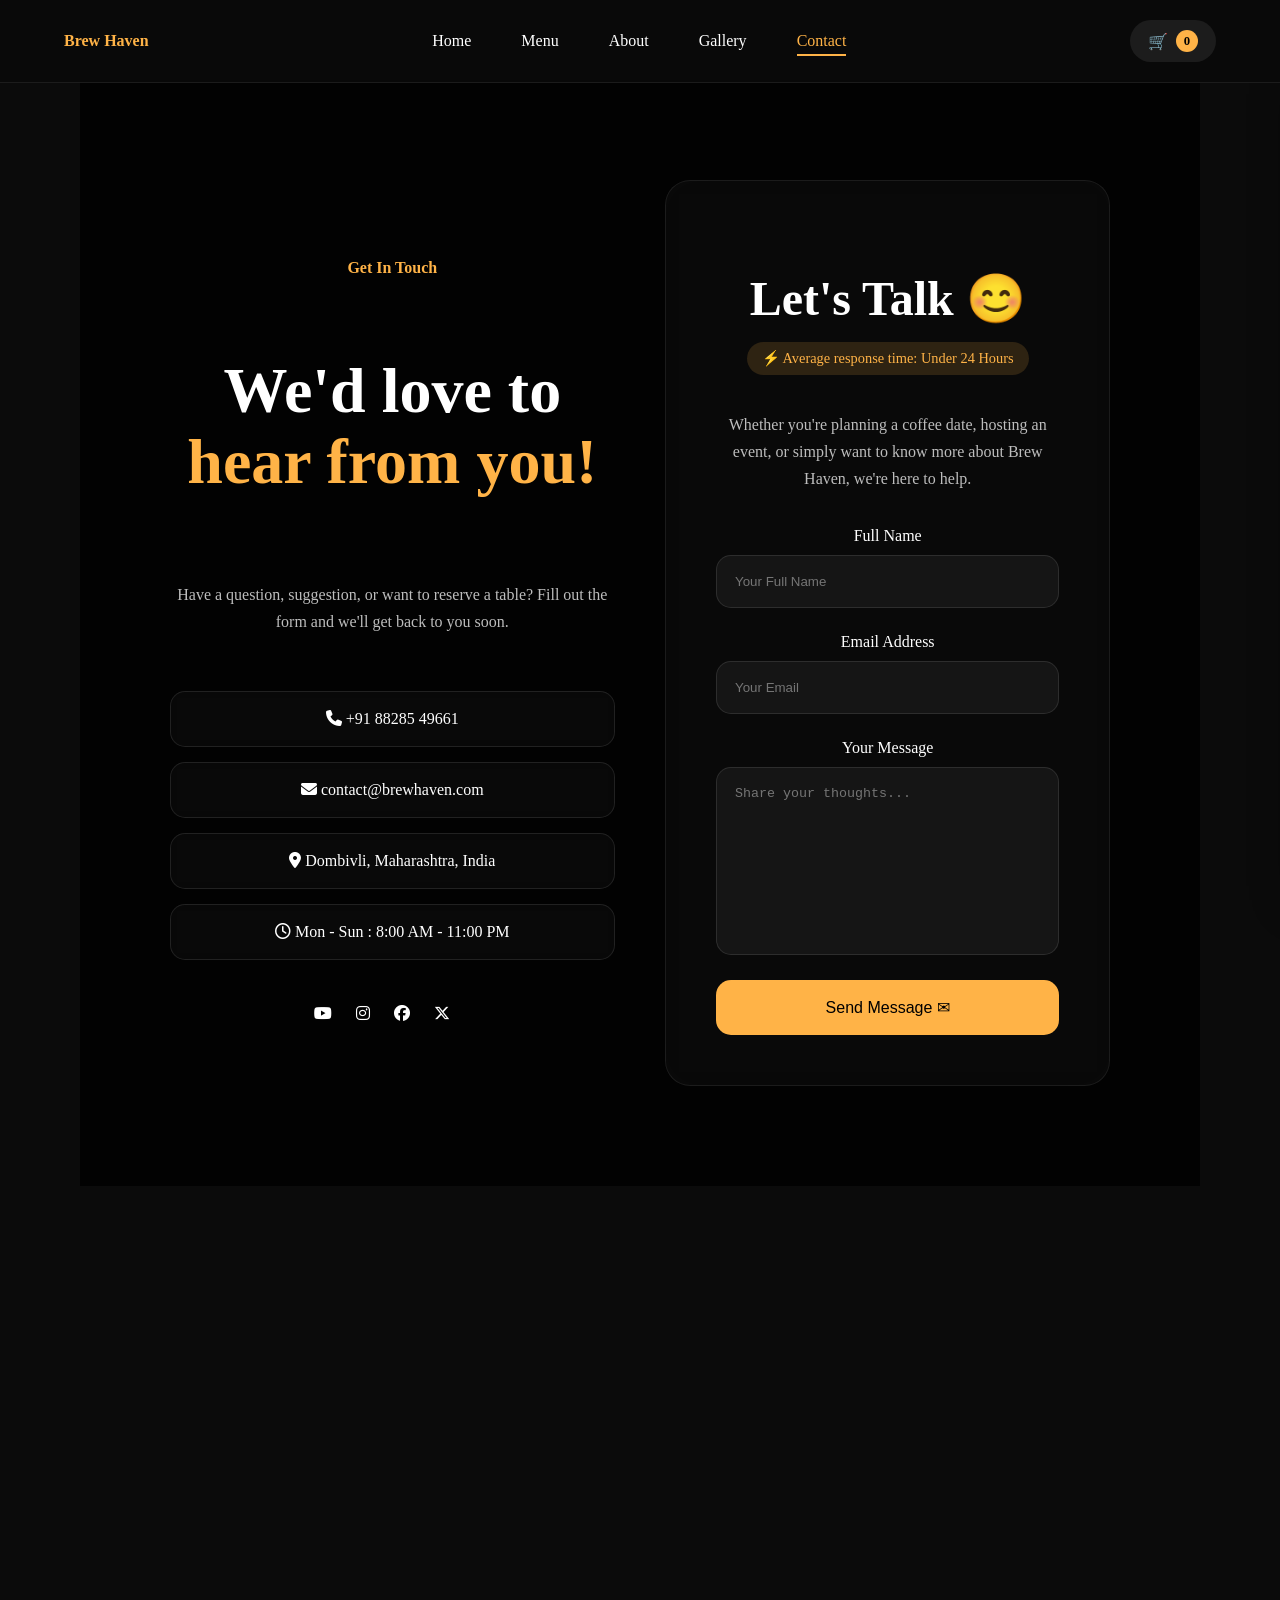
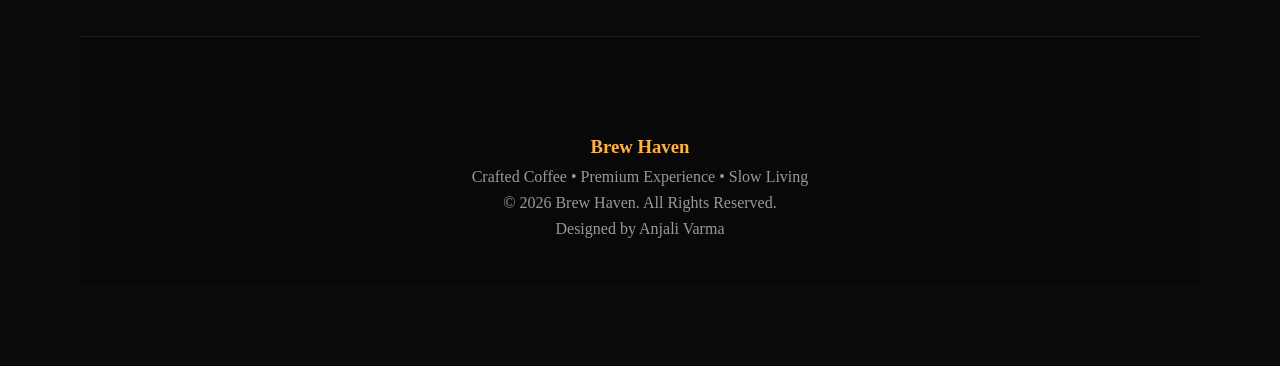
<file: contact.html>
<!DOCTYPE html>
<html>

<head>
  <title>Contact</title>

  <link rel="stylesheet" href="style.css">
  <script defer src="script.js"></script>
  <link rel="stylesheet" href="https://cdnjs.cloudflare.com/ajax/libs/font-awesome/6.5.1/css/all.min.css">
</head>

<body>

  <header class="nav">

    <div class="logo">
      Brew Haven
    </div>

    <nav id="navMenu">

      <a href="index.html">Home</a>
      <a href="menu.html">Menu</a>
      <a href="about.html">About</a>
      <a href="gallery.html">Gallery</a>
      <a href="contact.html">Contact</a>

    </nav>

    <div class="nav-right">

      <div class="cart-btn" onclick="toggleCart()">

        🛒 <span id="cartCount">0</span>

      </div>

      <div class="menu-toggle" id="menuToggle">

        <span></span>
        <span></span>
        <span></span>

      </div>

    </div>

  </header>

  <section class="page">
    <section class="contact-section">

      <!-- LEFT SIDE -->
      <div class="contact-left">

        <p class="contact-tag">Get In Touch</p>

        <h1>
          We'd love to <br>
          <span>hear from you!</span>
        </h1>

        <p class="contact-desc">
          Have a question, suggestion, or want to reserve a table?
          Fill out the form and we'll get back to you soon.
        </p>

        <div class="contact-info">

          <div class="info-box">
            <i class="fa-solid fa-phone"></i>
            +91 88285 49661
          </div>

          <div class="info-box">
            <i class="fa-solid fa-envelope"></i>
            contact@brewhaven.com
          </div>

          <div class="info-box">
            <i class="fa-solid fa-location-dot"></i>
            Dombivli, Maharashtra, India
          </div>

          <div class="info-box">
            <i class="fa-regular fa-clock"></i>
            Mon - Sun : 8:00 AM - 11:00 PM
          </div>
        </div>

        <div class="socials">

          <a href="#">
            <i class="fa-brands fa-youtube"></i>
          </a>

          <a href="#">
            <i class="fa-brands fa-instagram"></i>
          </a>

          <a href="#">
            <i class="fa-brands fa-facebook"></i>
          </a>

          <a href="#">
            <i class="fa-brands fa-x-twitter"></i>
          </a>

        </div>
      </div>

      <!-- RIGHT SIDE -->
      <div class="contact-right">

        <h2>Let's Talk 😊</h2>
        <div class="response-time">
          ⚡ Average response time: Under 24 Hours
        </div>

        <p>
          Whether you're planning a coffee date,
          hosting an event, or simply want to know
          more about Brew Haven, we're here to help.
        </p>

        <form id="contactForm">

          <label>Full Name</label>
          <input type="text" placeholder="Your Full Name" required>

          <label>Email Address</label>
          <input type="email" placeholder="Your Email" required>

          <label>Your Message</label>
          <textarea placeholder="Share your thoughts..." required></textarea>

          <button type="submit">
            Send Message ✉
          </button>

        </form>

      </div>

    </section>

    <section class="map-section">

      <iframe src="https://www.google.com/maps/embed?pb=..." width="100%" height="450" style="border:0;"
        allowfullscreen="" loading="lazy">
      </iframe>

    </section>

    <footer class="footer">

      <h3>Brew Haven</h3>

      <p>
        Crafted Coffee • Premium Experience • Slow Living
      </p>

      <p>
        © 2026 Brew Haven. All Rights Reserved.
      </p>

      <p>
        Designed by Anjali Varma
      </p>

    </footer>

    <div class="success-toast" id="successToast">
      Message Sent Successfully 🚀
    </div>
    <button id="topBtn">

      <i class="fas fa-arrow-up"></i>

    </button>
    <div id="cartDrawer" class="cart-drawer">

      <div class="cart-header">

        <h3>Your Order</h3>

        <button class="close-cart" onclick="toggleCart()">
          &times;
        </button>

      </div>

      <div id="cartItems"></div>

      <h4>Total: ₹<span id="total">0</span></h4>

      <button class="checkout-btn" onclick="checkout()">
        Checkout
      </button>

    </div>

    <div id="cartOverlay" onclick="toggleCart()"></div>

</body>

</html>
</file>
<file: style.css>
html {

  scroll-behavior: smooth;

}

body {
  margin: 0;
  font-family: Poppins;
  background: #0b0b0b;
  color: white;
}

.nav {

  display: flex;

  justify-content: space-between;

  align-items: center;

  padding: 20px 5%;

  backdrop-filter: blur(15px);

  background: rgba(10, 10, 10, .75);

  border-bottom:
    1px solid rgba(255, 255, 255, .08);

  position: fixed;

  top: 0;

  left: 0;

  width: 100%;

  box-sizing: border-box;

  z-index: 10000;

  transition: .4s ease;

}

.nav-right {

  display: flex;

  align-items: center;

  gap: 15px;

}

.nav.scrolled {

  padding: 12px 6%;

}

.nav a {
  color: #ccc;
  margin: 0 10px;
  text-decoration: none;
}

nav a:hover {

  color: #ffb347;
}

header {

  position: fixed;

  width: 100%;

  backdrop-filter: blur(15px);

  background:
    rgba(0, 0, 0, .3);

  z-index: 1000;

  transition: .4s;
}

header.scrolled {

  padding: 12px 0;

  background:
    rgba(0, 0, 0, .85);

  backdrop-filter: blur(20px);
}

.featured-card:hover,
.testimonial-card:hover,
.gallery-item:hover {

  transform:
    translateY(-10px) scale(1.02);

  box-shadow:
    0 20px 40px rgba(255, 179, 71, .15);
}

.logo {
  color: #ffb347;
  font-weight: 700;
}

.hero {
  min-height: 100vh;

  padding-top: 100px;

  padding-bottom: 80px;
  display: flex;
  flex-direction: column;
  justify-content: center;
  align-items: center;
  text-align: center;
  background:
    linear-gradient(rgba(0, 0, 0, .45),
      rgba(0, 0, 0, .55)),
    url("https://images.unsplash.com/photo-1509042239860-f550ce710b93");
  background-size: cover;
  background-position: center;
}

.hero-content {
  transform: translateY(-30px);
}

.hero-stats {

  display: flex;

  justify-content: center;

  align-items: center;

  gap: 50px;

  margin-top: 40px;

  flex-wrap: wrap;
}

.hero-stats div {

  text-align: center;
}

.hero-stats h3 {

  color: #ffb347;

  font-size: 2rem;

  margin-bottom: 8px;
}

.hero-stats span {

  color: white;

  font-size: .95rem;
}

.hero-buttons {

  display: flex;

  justify-content: center;

  gap: 20px;

  margin-top: 30px;

  flex-wrap: wrap;
}

.btn-primary {

  background: #ffb347;

  color: black;

  padding: 15px 35px;

  border-radius: 50px;

  text-decoration: none;

  font-weight: 600;
}

.btn-secondary {

  border: 2px solid white;

  color: white;

  padding: 15px 35px;

  border-radius: 50px;

  text-decoration: none;
}

.btn-secondary:hover {

  background: white;

  color: black;
}

.hero h1 {
  font-size: 55px;
}

.hero-tag {

  color: #ffb347;

  letter-spacing: 4px;

  font-size: .9rem;

  font-weight: 600;

  display: block;

  margin-bottom: 20px;
}

.btn {
  background: #ffb347;
  padding: 12px 20px;
  border-radius: 20px;
  text-decoration: none;
  color: black;
}

.page {
  padding: 80px;
  text-align: center;
}

/*.grid {
  display: grid;
  grid-template-columns: repeat(auto-fit, minmax(200px, 1fr));
  gap: 20px;
  margin-top: 30px;
}*/

.grid {
  display: grid;

  grid-template-columns:
    repeat(auto-fit, minmax(320px, 1fr));

  gap: 30px;
}

.card {
  background: rgba(255, 255, 255, 0.05);
  padding: 20px;
  border-radius: 10px;
}

.img {
  width: 100%;
  height: 200px;
  object-fit: cover;
  border-radius: 10px;
}

.form {
  display: flex;
  flex-direction: column;
  gap: 10px;
  max-width: 400px;
  margin: auto;
}

input,
textarea {
  padding: 10px;
  border: none;
  border-radius: 8px;
}

.cart-btn {

  display: flex;

  align-items: center;

  justify-content: center;

  gap: 8px;

  padding: 10px 18px;

  border-radius: 50px;

  background:
    rgba(255, 255, 255, .08);

  cursor: pointer;

  transition: .3s;

}

.cart-drawer {

  position: fixed;

  top: 80px;

  height: calc(100vh - 80px);

  right: -450px;

  width: 420px;

  max-width: 100%;

  background:
    rgba(15, 15, 15, .95);

  backdrop-filter:
    blur(20px);

  transition:
    right .45s ease,
    box-shadow .45s ease;

  overflow-y: auto;

  box-shadow:
    -15px 0 40px rgba(0, 0, 0, .45);

}

.cart-drawer,
.wishlist-drawer {

  z-index: 9998;

}

.cart-drawer.open {

  right: 0;

}

.cart-drawer.active {
  right: 0;
}

.close-cart {

  width: 36px;

  height: 36px;

  border: none;

  border-radius: 50%;

  background:
    rgba(255, 255, 255, .08);

  color: white;

  cursor: pointer;

  font-size: 18px;

  transition: .3s;

}

.close-cart:hover {

  background: #ffb347;

  color: black;

  transform: rotate(90deg);

}

#cartCount {

  background: #ffb347;

  color: black;

  min-width: 22px;

  height: 22px;

  border-radius: 50%;

  display: flex;

  align-items: center;

  justify-content: center;

  font-size: .8rem;

  font-weight: 700;

}

.cart-item {

  border-bottom:
    1px solid rgba(255, 255, 255, .08);

  padding: 15px 0;

}

.qty-controls {

  display: flex;

  align-items: center;

  gap: 12px;

  margin: 10px 0;

}

.qty-controls button {

  width: 30px;

  height: 30px;

  border: none;

  border-radius: 50%;

  background: #ffb347;

  cursor: pointer;

  font-weight: 700;

}

.remove-btn {

  background: none;

  border: none;

  color: #ff6b6b;

  cursor: pointer;

  margin-top: 8px;

}

.menu-hero {

  height: 45vh;

  display: flex;
  flex-direction: column;
  justify-content: center;
  align-items: center;

  text-align: center;

  background:
    linear-gradient(rgba(0, 0, 0, .55),
      rgba(0, 0, 0, .55)),
    url("https://images.unsplash.com/photo-1509042239860-f550ce710b93") center/cover;
}

.menu-hero h1 {
  font-size: 4rem;
}

.menu-hero p {
  max-width: 700px;
  color: #ddd;
}

.menu-stats {

  display: flex;

  justify-content: center;

  gap: 30px;

  flex-wrap: wrap;

  padding: 80px 8%;
}

/* =========================
   MENU FILTER BAR
========================= */

.menu-categories {

  display: flex;

  justify-content: center;

  gap: 15px;

  flex-wrap: wrap;

  padding: 10px 0;

  margin: 15px 0;

}

.menu-tab {

  border: none;

  background:
    rgba(255, 255, 255, .05);

  color: white;

  padding: 12px 22px;

  border-radius: 50px;

  cursor: pointer;

  transition: .3s;

}

.menu-tab:hover {

  transform: translateY(-3px);

}

.menu-tab.active {

  background: #ffb347;

  color: black;

  font-weight: 700;

}

/* =========================
   MENU SEARCH
========================= */

.menu-search {

  position: relative;

  max-width: 500px;

  margin: auto;

  padding-bottom: 30px;

}

.menu-search input {

  width: 100%;

  max-width: 700px;

  padding: 18px 25px;

  border-radius: 60px;

  border: 1px solid rgba(255, 255, 255, .1);

  background: rgba(255, 255, 255, .05);

  color: white;

  font-size: 1rem;

  outline: none;

  backdrop-filter: blur(10px);

  transition: .3s;

}

.menu-search input:focus {

  border-color: #ffb347;

  box-shadow:
    0 0 25px rgba(255, 179, 71, .15);

}

#searchResultText {

  text-align: center;

  color: #bbb;

  margin-bottom: 25px;

  min-height: 24px;

}

/* =========================
   CARD META
========================= */

.card-meta {

  display: flex;

  justify-content: space-between;

  align-items: center;

  margin: 0 20px 12px;

  color: #ffb347;

  font-size: .9rem;

}

/* =========================
   FEATURED DRINK
========================= */

.featured-drink {

  display: grid;

  grid-template-columns: 1fr 1fr;

  gap: 50px;

  align-items: center;

  margin: 0 8% 70px;

  padding: 40px;

  margin-top: 50px;

  border-radius: 30px;

  background:
    linear-gradient(135deg,
      rgba(255, 179, 71, .08),
      rgba(255, 255, 255, .03));

  border:
    1px solid rgba(255, 255, 255, .08);

}


.featured-label {

  color: #ffb347;

  letter-spacing: 2px;

  font-size: .9rem;

}

.featured-drink h2 {

  font-size: 3rem;

  margin: 15px 0;

}

.featured-drink p {

  color: #bbb;

  line-height: 1.8;

  max-width: 500px;

}

.featured-drink button {

  margin-top: 25px;

  border: none;

  background: #ffb347;

  color: black;

  padding: 14px 30px;

  border-radius: 50px;

  cursor: pointer;

  font-weight: 700;

  transition: .3s;

}

.featured-drink button:hover {

  transform: translateY(-3px);

}

.featured-drink-image img {

  width: 100%;

  height: 350px;

  object-fit: cover;

  border-radius: 25px;

}

/* MOBILE */

@media (max-width:768px) {

  .featured-drink {

    grid-template-columns: 1fr;

    text-align: center;

  }

  .featured-drink p {

    margin: auto;

  }

}

.stat-card {

  min-width: 220px;

  text-align: center;

  padding: 35px;

  border-radius: 20px;

  background: rgba(255, 255, 255, .04);

  border: 1px solid rgba(255, 255, 255, .08);

  backdrop-filter: blur(15px);

  transition: .4s;
}

.stat-card:hover {

  transform: translateY(-8px);

  border-color: #ffb347;

  box-shadow:
    0 15px 35px rgba(255, 179, 71, .15);
}

.stat-card h3 {

  font-size: 2.5rem;

  color: #ffb347;

  margin-bottom: 10px;
}

.stat-card p {

  color: #ccc;
}

.menu-card {

  background: rgba(255, 255, 255, .04);

  border: 1px solid rgba(255, 255, 255, .08);

  border-radius: 20px;

  overflow: hidden;

  transition: .4s;

  position: relative;
}

.menu-card:hover {

  transform: translateY(-10px);

  box-shadow:
    0 25px 50px rgba(0, 0, 0, .4),
    0 0 25px rgba(255, 179, 71, .15);

}

.menu-card img {

  width: 100%;

  height: 220px;

  object-fit: cover;
  transition: transform .5s ease;
}

.menu-card:hover img {

  transform: scale(1.08);

}

.menu-card h3 {

  margin: 20px 20px 10px;
}

.menu-card p {

  color: #bbb;

  padding: 0 20px;

  min-height: 55px;
}

.menu-tab.active {

  background: #ffb347;

  color: black;

}

/* =========================
   WISHLIST
========================= */

.wishlist-btn {

  position: absolute;

  top: 15px;

  right: 15px;

  width: 42px;

  height: 42px;

  border-radius: 50%;

  background: rgba(0, 0, 0, .6);

  backdrop-filter: blur(10px);

  display: flex;

  align-items: center;

  justify-content: center;

  cursor: pointer;

  font-size: 1.3rem;

  z-index: 2;

  transition: .3s;

}

.wishlist-btn:hover {

  transform: scale(1.1);

}

/* =========================
   CATEGORY SHOWCASE
========================= */

.category-showcase {

  display: grid;

  grid-template-columns:
    repeat(auto-fit, minmax(250px, 1fr));

  gap: 25px;

  padding: 0 8% 80px;

}

.category-box {

  position: relative;

  overflow: hidden;

  border-radius: 25px;

  cursor: pointer;

  height: 280px;

  background: #111;

}

.category-box img {

  width: 100%;

  height: 100%;

  object-fit: cover;

  transition: .6s ease;

}

.category-box:hover img {

  transform: scale(1.12);

}

.category-content {

  position: absolute;

  inset: 0;

  display: flex;

  flex-direction: column;

  justify-content: flex-end;

  padding: 25px;

  background:
    linear-gradient(transparent,
      rgba(0, 0, 0, .8));

}

.category-content h3 {

  font-size: 1.5rem;

  margin-bottom: 8px;

}

.category-content p {

  color: #ddd;

}

.price-row {

  display: flex;

  justify-content: space-between;

  align-items: center;

  padding: 20px;
}

.price-row span {

  font-size: 1.2rem;

  color: #ffb347;

  font-weight: 600;
}

.price-row button {

  border: none;

  background: #ffb347;

  color: black;

  padding: 10px 18px;

  border-radius: 50px;

  cursor: pointer;

  font-weight: 600;

  transition: .3s;
}

.price-row button:hover {

  transform: scale(1.05);
}

.badge {

  position: absolute;

  top: 15px;

  left: 15px;

  background: #ffb347;

  color: black;

  font-size: .8rem;

  padding: 6px 12px;

  border-radius: 30px;

  font-weight: 600;
}

/* CONTACT PAGE */

.contact-section {
  min-height: 100vh;

  display: grid;
  grid-template-columns: 1fr 1fr;

  gap: 50px;

  padding: 100px 8%;

  background:
    linear-gradient(rgba(0, 0, 0, .85),
      rgba(0, 0, 0, .85)),
    url("https://images.unsplash.com/photo-1554118811-1e0d58224f24") center/cover;
}

/* LEFT */

.contact-left {
  display: flex;
  flex-direction: column;
  justify-content: center;
}

.contact-tag {
  color: #ffb347;
  font-weight: 600;
  margin-bottom: 15px;
}

.contact-left h1 {
  font-size: 4rem;
  line-height: 1.1;
}

.contact-left span {
  color: #ffb347;
}

.contact-desc {
  color: #bdbdbd;
  margin-top: 20px;
  max-width: 500px;
  line-height: 1.7;
}

.contact-info {
  margin-top: 40px;
}

.info-box {
  border: 1px solid rgba(255, 255, 255, .1);

  padding: 18px;

  margin-bottom: 15px;

  border-radius: 15px;

  backdrop-filter: blur(10px);

  background: rgba(255, 255, 255, .03);

  transition: .3s;
}

.info-box:hover {
  transform: translateX(8px);
  border-color: #ffb347;
}

.socials {
  margin-top: 30px;
}

.socials a {
  color: white;
  text-decoration: none;
  margin-right: 20px;
  transition: .3s;
}

.socials a:hover {
  color: #ffb347;
}

/* RIGHT */

.contact-right {

  background: rgba(255, 255, 255, .03);

  border: 1px solid rgba(255, 255, 255, .08);

  border-radius: 25px;

  padding: 50px;

  backdrop-filter: blur(20px);
}

.contact-right h2 {
  font-size: 3rem;
  margin-bottom: 15px;
}

.contact-right p {
  color: #bdbdbd;
  margin-bottom: 35px;
  line-height: 1.7;
}

.contact-right form {
  display: flex;
  flex-direction: column;
}

.contact-right label {
  margin-bottom: 10px;
  font-weight: 500;
}

.contact-right input,
.contact-right textarea {

  background: rgba(255, 255, 255, .05);

  border: 1px solid rgba(255, 255, 255, .1);

  color: white;

  padding: 18px;

  border-radius: 15px;

  margin-bottom: 25px;

  outline: none;
}

.contact-right textarea {
  min-height: 150px;
  resize: none;
}

.contact-right button {

  background: #ffb347;

  border: none;

  padding: 18px;

  font-size: 1rem;

  border-radius: 15px;

  cursor: pointer;

  transition: .3s;
}

.contact-right button:hover {
  transform: translateY(-3px);
  box-shadow:
    0 10px 25px rgba(255, 179, 71, .3);
}

/* TOAST */

.success-toast {

  position: fixed;

  bottom: 30px;

  right: 30px;

  background: #ffb347;

  color: black;

  padding: 15px 25px;

  border-radius: 12px;

  display: none;

  font-weight: 600;
}

/* MOBILE */

@media(max-width:900px) {

  .contact-section {
    grid-template-columns: 1fr;
  }

  .contact-left h1 {
    font-size: 2.8rem;
  }

  .contact-right {
    padding: 30px;
  }

}

.map-section {
  margin-top: 0;
}

.map-section iframe {
  display: block;
}

.footer {

  text-align: center;

  padding: 40px 20px;

  background: #050505;

  border-top: 1px solid rgba(255, 255, 255, .08);
}

.footer h3 {
  color: #ffb347;
  margin-bottom: 10px;
}

.footer p {
  color: #999;
  margin: 8px 0;
}

.response-time {

  display: inline-block;

  margin-bottom: 20px;

  padding: 8px 15px;

  background: rgba(255, 179, 71, .15);

  color: #ffb347;

  border-radius: 50px;

  font-size: .9rem;
}

.gallery-hero {
  height: 60vh;

  background:
    linear-gradient(rgba(0, 0, 0, .55),
      rgba(0, 0, 0, .55)),
    url("https://images.unsplash.com/photo-1554118811-1e0d58224f24") center/cover;

  display: flex;
  align-items: center;
  justify-content: center;

  text-align: center;
}

.gallery-hero h1 {
  font-size: 4rem;
  color: #fff;
}

.gallery-hero p {
  color: #ddd;
  max-width: 700px;
  margin-top: 20px;
}

.gallery-count {
  color: #ffb347;
  margin-top: 15px;
  font-size: 1.1rem;
}

.gallery-filters {

  display: flex;
  justify-content: center;
  flex-wrap: wrap;
  gap: 15px;

  padding: 50px 0;
}

.gallery-filters button {

  border: none;

  padding: 12px 25px;

  border-radius: 50px;

  cursor: pointer;

  background: #1a1a1a;

  color: white;
}

.gallery-filters button.active {

  background: #ffb347;
  color: black;
}

.filter-btn {

  transition: .3s;

  cursor: pointer;
}

.filter-btn:hover {

  transform: translateY(-3px);

  background: #ffb347;

  color: black;
}

.filter-btn.active {

  background: #ffb347;

  color: black;

  box-shadow:
    0 0 20px rgba(255, 179, 71, .35);
}

.gallery-grid {

  columns: 3 300px;

  column-gap: 20px;

  padding: 20px 8%;
}

.gallery-item {

  width: 100%;
  border-radius: 20px;
  cursor: pointer;
  margin-bottom: 20px;

  transition:
    transform .4s ease,
    filter .4s ease,
    opacity .4s ease;
}

@keyframes fadeIn {
  from {
    opacity: 0;
    transform: translateY(20px);
  }

  to {
    opacity: 1;
    transform: translateY(0);
  }
}


.gallery-item:hover {
  transform: scale(1.04);
  filter: brightness(.8);
}

.instagram-section {

  padding: 100px 8%;

  text-align: center;
}

.instagram-section h2 {

  font-size: 2.5rem;

  margin-bottom: 10px;
}

.instagram-section p {

  color: #ffb347;

  margin-bottom: 40px;
}

.insta-grid {

  display: grid;

  grid-template-columns:
    repeat(auto-fit, minmax(250px, 1fr));

  gap: 20px;
}

.insta-grid img {

  width: 100%;

  height: 280px;

  object-fit: cover;

  border-radius: 20px;

  transition: .4s;

  cursor: pointer;
}

.insta-grid img:hover {

  transform: translateY(-10px);

  filter: brightness(.85);
}

.lightbox {

  position: fixed;

  inset: 0;

  background: rgba(0, 0, 0, .95);

  display: none;

  justify-content: center;
  align-items: center;

  z-index: 9999;
}

.lightbox img {

  max-width: 85%;
  max-height: 85%;
}

#closeLightbox {

  position: absolute;

  top: 30px;
  right: 40px;

  font-size: 2rem;

  cursor: pointer;
}

.gallery-cta {

  text-align: center;

  padding: 100px 20px;

  background: #111;
}

.gallery-cta a {

  display: inline-block;

  margin-top: 20px;

  padding: 15px 30px;

  background: #ffb347;

  color: black;

  border-radius: 50px;

  text-decoration: none;
}

.gallery-item {

  transition:
    transform .4s,
    opacity .4s;
}

/* =======================
   STORY SECTION
======================= */

.story-section {

  display: grid;

  grid-template-columns:
    repeat(auto-fit, minmax(350px, 1fr));

  align-items: center;

  gap: 50px;

  padding: 80px 8%;

  background: #0b0b0b;
}

.story-image img {

  width: 100%;

  border-radius: 25px;

  transition: .5s;
}

.story-image img:hover {

  transform: scale(1.03);
}

.story-tag {

  color: #ffb347;

  letter-spacing: 3px;

  font-size: .9rem;

  font-weight: 600;
}

.story-content h2 {

  font-size: 3rem;

  margin: 20px 0;
}

.story-content p {

  color: #bdbdbd;

  line-height: 1.8;

  margin-bottom: 20px;
}

.story-btn {

  display: inline-block;

  margin-top: 15px;

  background: #ffb347;

  color: black;

  text-decoration: none;

  padding: 15px 35px;

  border-radius: 50px;

  font-weight: 600;

  transition: .3s;
}

.story-btn:hover {

  transform: translateY(-4px);
}

/* =======================
   FEATURED DRINKS
======================= */

.featured-drink {

  padding: 85px 8%;

  background: #111;
}

.section-heading {

  text-align: center;

  margin-bottom: 60px;
}

.section-heading span {

  color: #ffb347;

  letter-spacing: 3px;

  font-size: .9rem;
}

.section-heading h2 {

  font-size: 3rem;

  margin: 15px 0;
}

.section-heading p {

  color: #aaa;
}

.featured-grid {

  display: grid;

  grid-template-columns:
    repeat(auto-fit, minmax(320px, 1fr));

  gap: 35px;
}

.featured-card {

  background: #181818;

  border-radius: 25px;

  overflow: hidden;

  transition: .4s;
  cursor: pointer;
  overflow: hidden;
  position: relative;
}

.featured-card:hover {

  transform:
    translateY(-12px);

  box-shadow:
    0 20px 50px rgba(0, 0, 0, .35);

}

.featured-card img {

  width: 100%;

  height: 300px;

  object-fit: cover;
  transition:
    transform .6s ease;
}

.featured-card:hover img {

  transform: scale(1.08);

}

.featured-content {

  padding: 25px;
}

.drink-badge {

  background: #ffb347;

  color: black;

  padding: 6px 14px;

  border-radius: 50px;

  font-size: .8rem;

  font-weight: 600;
}

.featured-content h3 {

  margin: 20px 0 10px;
}

.featured-content p {

  color: #bdbdbd;

  line-height: 1.7;
}

.drink-footer {

  display: flex;

  justify-content: space-between;

  align-items: center;

  margin-top: 20px;
}

.drink-footer span {

  color: #ffb347;

  font-size: 1.2rem;

  font-weight: 600;
}

.drink-footer a {

  color: white;

  text-decoration: none;
}

/* =======================
   TESTIMONIALS
======================= */

.testimonials {

  padding: 80px 8%;

  background: #0b0b0b;
}

.testimonial-grid {

  display: grid;

  grid-template-columns:
    repeat(auto-fit, minmax(320px, 1fr));

  gap: 30px;
}

.testimonial-card {

  background: #181818;

  padding: 35px;

  border-radius: 25px;

  transition: .4s;

  border: 1px solid rgba(255, 255, 255, .08);
}

.testimonial-card:hover {

  transform: translateY(-8px);

  border-color: #ffb347;
}

.stars {

  color: #ffb347;

  font-size: 1.3rem;

  margin-bottom: 20px;
}

.testimonial-card p {

  color: #ccc;

  line-height: 1.8;

  margin-bottom: 25px;
}

.testimonial-card h4 {

  margin-bottom: 5px;
}

.testimonial-card span {

  color: #999;
}

/* =======================
   EXPERIENCE SECTION
======================= */

.experience-section {

  display: grid;

  grid-template-columns:
    repeat(auto-fit, minmax(400px, 1fr));

  align-items: center;

  gap: 70px;

  padding: 120px 8%;

  background: #111;
}

.experience-tag {

  color: #ffb347;

  letter-spacing: 3px;

  font-size: .9rem;

  font-weight: 600;
}

.experience-content h2 {

  font-size: 3rem;

  margin: 20px 0;
}

.experience-content p {

  color: #bdbdbd;

  line-height: 1.8;

  margin-bottom: 40px;
}

.experience-features {

  display: grid;

  grid-template-columns:
    repeat(2, 1fr);

  gap: 25px;
}

.feature-box {

  background: #181818;

  padding: 25px;

  border-radius: 20px;

  transition: .4s;
}

.feature-box:hover {

  transform: translateY(-8px);

  border: 1px solid #ffb347;
}

.feature-box span {

  font-size: 2rem;

  display: block;

  margin-bottom: 15px;
}

.feature-box h4 {

  margin-bottom: 10px;
}

.feature-box p {

  margin: 0;

  color: #aaa;
}

.experience-image img {

  width: 100%;

  border-radius: 30px;

  transition: .5s;
}

.experience-image img:hover {

  transform: scale(1.03);
}

/* =======================
   RESERVATION CTA
======================= */

.reservation-cta {

  min-height: 70vh;

  display: flex;

  justify-content: center;

  align-items: center;

  text-align: center;

  background:
    linear-gradient(rgba(0, 0, 0, .65),
      rgba(0, 0, 0, .65)),
    url("https://images.unsplash.com/photo-1445116572660-236099ec97a0") center/cover;

  padding: 100px 20px;
}

.reservation-overlay {

  max-width: 850px;
}

.reservation-overlay span {

  color: #ffb347;

  letter-spacing: 4px;

  font-size: .9rem;
}

.reservation-overlay h2 {

  font-size: 4rem;

  margin: 20px 0;
}

.reservation-overlay p {

  color: #ddd;

  line-height: 1.8;

  margin-bottom: 40px;
}

.reservation-buttons {

  display: flex;

  justify-content: center;

  gap: 20px;

  flex-wrap: wrap;
}

.reserve-btn {

  background: #ffb347;

  color: black;

  text-decoration: none;

  padding: 15px 35px;

  border-radius: 50px;

  font-weight: 600;

  transition: .3s;
}

.reserve-btn:hover {

  transform: translateY(-4px);
}

.menu-btn {

  border: 2px solid white;

  color: white;

  text-decoration: none;

  padding: 15px 35px;

  border-radius: 50px;

  transition: .3s;
}

.menu-btn:hover {

  background: white;

  color: black;
}

/* =======================
   PREMIUM FOOTER
======================= */

.footer {

  background: #080808;

  padding-top: 80px;

  border-top: 1px solid rgba(255, 255, 255, .08);
}

.footer-container {

  width: 90%;

  max-width: 1400px;

  margin: auto;

  display: grid;

  grid-template-columns:
    repeat(auto-fit, minmax(220px, 1fr));

  gap: 50px;

  padding-bottom: 60px;
}

.footer-column h3 {

  color: #fff;

  margin-bottom: 20px;

  font-size: 1.2rem;
}

.footer-logo {

  color: #ffb347;

  margin-bottom: 15px;
}

.footer-column p {

  color: #aaa;

  line-height: 1.8;
}

.footer-column ul {

  list-style: none;

  padding: 0;
}

.footer-column ul li {

  color: #aaa;

  margin-bottom: 12px;
}

.footer-column ul li a {

  color: #aaa;

  text-decoration: none;

  transition: .3s;
}

.footer-column ul li a:hover {

  color: #ffb347;

  padding-left: 5px;
}

.social-links {

  display: flex;

  gap: 15px;

  margin-top: 20px;
}

.social-links a {

  width: 45px;

  height: 45px;

  display: flex;

  justify-content: center;

  align-items: center;

  border-radius: 50%;

  background: #151515;

  text-decoration: none;

  transition: .3s;

  font-size: 1.1rem;
}

.social-links a:hover {

  background: #ffb347;

  transform: translateY(-5px);
}

.footer-bottom {

  text-align: center;

  padding: 25px;

  border-top: 1px solid rgba(255, 255, 255, .08);

  color: #888;
}

.newsletter {

  margin-top: 25px;

  display: flex;

  gap: 10px;
}

.newsletter input {

  flex: 1;

  padding: 12px;

  border: none;

  border-radius: 8px;

  background: #181818;

  color: white;
}

.newsletter button {

  background: #ffb347;

  border: none;

  padding: 12px 18px;

  border-radius: 8px;

  cursor: pointer;
}

.reveal {

  opacity: 0;

  transform: translateY(60px);

  transition: all .8s ease;
}

.reveal.active {

  opacity: 1;

  transform: translateY(0);
}

/* TABLET */

@media (max-width:992px) {

  .story-container,
  .contact-container,
  .footer-grid {

    grid-template-columns: 1fr;
  }

  .hero h1 {

    font-size: 4rem;
  }

}

/* MOBILE */

@media (max-width:768px) {

  .menu-toggle {
    display: flex;
  }

  .hero h1 {

    font-size: 2.8rem;
    line-height: 1.1;
  }

  .hero-buttons {

    flex-direction: column;
    gap: 15px;
  }


  .featured-grid {

    grid-template-columns: 1fr;
  }

  .gallery-grid {

    grid-template-columns: 1fr;
  }

  .hero h1 {

    font-size: 2.7rem;

    line-height: 1.1;

  }

  .hero p {

    font-size: 1rem;

  }

  .hero-stats {

    flex-direction: column;

    gap: 25px;

  }

  .nav {

    padding: 18px 5%;

  }

  .cart-btn {

    display: none;

  }

  .footer-grid {

    grid-template-columns: 1fr;

    text-align: center;

  }

}

/* SMALL PHONES */

@media(max-width:480px) {

  .hero h1 {

    font-size: 2.2rem;
  }

}

/* =======================
   RESPONSIVE NAVBAR
======================= */

.nav-right {

  display: flex;

  align-items: center;

  gap: 20px;
}

#navMenu {

  display: flex;

  align-items: center;

  gap: 30px;

}

.menu-toggle {

  display: none;

  flex-direction: column;

  gap: 5px;

  cursor: pointer;

}

.menu-toggle span {

  width: 28px;

  height: 3px;

  background: white;

  border-radius: 20px;

  transition: .3s;

}

.nav nav {

  display: flex;

  gap: 30px;
}

.nav nav a {

  text-decoration: none;

  color: white;

  transition: .3s;
}

.nav nav a:hover {

  color: #ffb347;
}


/* =======================
   WHATSAPP BUTTON
======================= */

.whatsapp-btn {

  position: fixed;

  bottom: 25px;

  right: 25px;

  width: 60px;

  height: 60px;

  border-radius: 50%;

  background: #25D366;

  display: flex;

  align-items: center;

  justify-content: center;

  color: white;

  font-size: 1.8rem;

  text-decoration: none;

  z-index: 9999;

  box-shadow:
    0 10px 30px rgba(37, 211, 102, .4);

  transition: .3s;
}

.whatsapp-btn:hover {

  transform: scale(1.1);
}

/* =======================
   BACK TO TOP
======================= */

#topBtn {

  position: fixed;

  bottom: 100px;

  right: 25px;

  width: 55px;

  height: 55px;

  border: none;

  border-radius: 50%;

  background: #ffb347;

  color: black;

  cursor: pointer;

  display: none;

  z-index: 9999;

  font-size: 1.2rem;

  transition: .3s;
}

#topBtn:hover {

  transform: translateY(-5px);
}

#navMenu a {

  position: relative;

}

nav a.active {

  color: #ffb347;

  position: relative;
}

nav a.active::after {

  content: "";

  position: absolute;

  bottom: -6px;

  left: 0;

  width: 100%;

  height: 2px;

  background: #ffb347;
}

.nav-placeholder {

  width: 80px;

}

body {

  animation: fadePage .6s ease;

}

@keyframes fadePage {

  from {

    opacity: 0;

    transform: translateY(15px);

  }

  to {

    opacity: 1;

    transform: translateY(0);

  }

}

/* =========================
   CART HEADER
========================= */

.cart-header {
  display: flex;
  justify-content: space-between;
  align-items: center;
  margin-bottom: 25px;
  position: sticky;

  top: 0;

  background: #111;

  padding-bottom: 15px;

  border-bottom:
    1px solid rgba(255, 255, 255, .08);

  z-index: 10;
}

#emptyCartMsg {

  text-align: center;

  color: #888;

  margin-top: 40px;

}


/* =========================
   CART OVERLAY
========================= */

#cartOverlay {

  position: fixed;

  inset: 0;

  background:
    rgba(0, 0, 0, .65);

  backdrop-filter: blur(3px);

  opacity: 0;

  visibility: hidden;

  transition: .4s;

  z-index: 998;

}

#cartOverlay.show {

  opacity: 1;

  visibility: visible;

}

.cart-header h3 {

  margin: 0;

}

/* =========================
   SCROLL REVEAL
========================= */

.reveal {

  opacity: 0;

  transform: translateY(80px);

  transition:
    opacity .9s ease,
    transform .9s ease;

}

.reveal.active {

  opacity: 1;

  transform: translateY(0);

}

/* =========================
   SCROLLED NAVBAR
========================= */

.nav.scrolled {

  background:
    rgba(0, 0, 0, .75);

  backdrop-filter:
    blur(12px);

  box-shadow:
    0 8px 25px rgba(0, 0, 0, .3);

  border-bottom:
    1px solid rgba(255, 255, 255, .08);

}

/* =========================
   SECTION SPACING SYSTEM
========================= */

.section-title {

  margin-bottom: 15px;

}

.section-subtitle {

  margin-bottom: 50px;

}

/* =========================
   SCROLL PROGRESS BAR
========================= */

#scrollProgress {

  position: fixed;

  top: 0;

  left: 0;

  width: 0%;

  height: 4px;

  background: linear-gradient(90deg,
      #ffb347,
      #ffcc70);

  z-index: 99999;

  transition: width .1s linear;

}

/* =========================
   WHY CHOOSE US
========================= */

.why-us {

  display: grid;

  grid-template-columns:
    repeat(auto-fit, minmax(250px, 1fr));

  gap: 25px;

  padding: 60px 8%;

}

.why-card {

  background:
    rgba(255, 255, 255, .03);

  border:
    1px solid rgba(255, 255, 255, .08);

  border-radius: 25px;

  padding: 35px 25px;

  text-align: center;

  transition: .4s;

}

.why-card:hover {

  transform: translateY(-10px);

  box-shadow:
    0 20px 40px rgba(0, 0, 0, .25);

}

.why-icon {

  font-size: 2.5rem;

  margin-bottom: 15px;

}

.why-card h3 {

  margin-bottom: 12px;

}

.why-card p {

  color: #bbb;

  line-height: 1.7;

}

/* =========================
   STICKY MENU CONTROLS
========================= */

.menu-controls {

  position: sticky;

  top: 85px;

  z-index: 500;

  background:
    rgba(10, 10, 10, .92);

  backdrop-filter: blur(20px);

  padding: 20px 0;

  border-bottom:
    1px solid rgba(255, 255, 255, .06);

}

.menu-controls {

  padding-bottom: 15px !important;

}

#searchResultText {

  min-height: auto;

  margin: 8px 0;

  text-align: center;

  color: #ffb347;

  font-weight: 600;

}

#quickImg {

  width: 100%;

  height: 250px;

  object-fit: cover;

  border-radius: 18px;

  margin-bottom: 20px;

}

.search-icon {

  position: absolute;

  left: 20px;

  top: 42%;

  transform: translateY(-50%);

  font-size: 1.1rem;

  color: #ffb347;

  pointer-events: none;

}

#menuSearch {

  width: 100%;

  padding: 16px 20px 16px 55px;

  border-radius: 50px;

}

#searchResultText {

  text-align: center;

  color: #ffb347;

  margin-top: 12px;

  font-weight: 600;

}

.drawer-label {

  color: #ffb347;

  font-size: 12px;

  letter-spacing: 2px;

  text-transform: uppercase;

}

.drawer-subtitle {

  color: #888;

  font-size: 13px;

  margin-top: 5px;

}

.cart-item {

  background: rgba(255, 255, 255, .03);

  border: 1px solid rgba(255, 255, 255, .06);

  border-radius: 16px;

  padding: 15px;

  margin-bottom: 15px;

}

/* =========================
   SORT DROPDOWN
========================= */

.sort-wrapper {

  display: flex;

  justify-content: center;

  margin: 10px 0 20px;

}

#sortMenu {

  background: #181818;

  color: white;

  border: 1px solid rgba(255, 255, 255, .1);

  padding: 12px 18px;

  border-radius: 50px;

  cursor: pointer;

  outline: none;

}

/* =========================
   RESERVATION CTA
========================= */

.reservation-banner {

  text-align: center;

  margin: 100px 8%;

  padding: 80px 40px;

  border-radius: 30px;

  background:
    linear-gradient(135deg,
      rgba(255, 179, 71, .12),
      rgba(255, 255, 255, .03));

  border:
    1px solid rgba(255, 255, 255, .08);

}

.reservation-banner span {

  color: #ffb347;

  letter-spacing: 3px;

}

.reservation-banner h2 {

  font-size: 3rem;

  margin: 20px 0;

}

.reservation-banner p {

  max-width: 650px;

  margin: auto;

  color: #bbb;

  line-height: 1.8;

}

.reservation-banner a {

  display: inline-block;

  margin-top: 30px;

  background: #ffb347;

  color: black;

  padding: 15px 35px;

  border-radius: 50px;

  text-decoration: none;

  font-weight: 700;

  transition: .3s;

}

.reservation-banner a:hover {

  transform: translateY(-4px);

}

.cart-footer {

  position: sticky;

  bottom: 0;

  background: #111;

  padding-top: 20px;

  border-top:
    1px solid rgba(255, 255, 255, .08);

}

.wishlist-drawer {

  position: fixed;

  top: 80px;

  height: calc(100vh - 80px);

  right: -400px;

  width: 350px;

  max-width: 90vw;

  background:
    rgba(15, 15, 15, .95);

  backdrop-filter:
    blur(20px);

  padding: 85px 25px 25px;

  transition: .4s;

  box-shadow:
    -15px 0 40px rgba(0, 0, 0, .45);

  padding-top: 85px;

}

.wishlist-drawer.open {

  right: 0;

}

.wishlist-nav {

  cursor: pointer;

  display: flex;

  align-items: center;

  gap: 5px;

}

.wishlist-item {

  display: flex;

  justify-content: space-between;

  align-items: center;

  padding: 14px;

  margin-bottom: 12px;

  background:
    rgba(255, 255, 255, .05);

  border-radius: 14px;

  border:
    1px solid rgba(255, 255, 255, .08);

}

.wishlist-info h4 {

  margin: 0 0 4px;

  font-size: 1rem;

}

.wishlist-info span {

  color: #ffb347;

  font-size: .8rem;

}

.remove-wishlist {

  border: none;

  background: transparent;

  color: #ff6b6b;

  font-size: 18px;

  cursor: pointer;

}

.wishlist-item p {

  margin: 0;

  font-weight: 600;

}

.wishlist-item button {

  border: none;

  padding: 8px 12px;

  border-radius: 8px;

  cursor: pointer;

}

.drawer-label {

  font-size: .75rem;

  color: #ffb347;

  letter-spacing: 2px;

  display: block;

  margin-bottom: 5px;

}

.wishlist-footer {

  margin-top: 25px;

}

.wishlist-footer button {

  width: 100%;

  padding: 14px;

  border: none;

  border-radius: 14px;

  background: #ffb347;

  color: black;

  font-weight: 700;

  cursor: pointer;

}

#wishlistOverlay {

  position: fixed;

  inset: 0;

  background:
    rgba(0, 0, 0, .55);

  backdrop-filter:
    blur(4px);

  opacity: 0;

  visibility: hidden;

  transition: .3s;

  z-index: 9997;

}

#wishlistOverlay.active {

  opacity: 1;

  visibility: visible;

}

.cart-btn.active,
.wishlist-nav.active {

  background: #ffb347;

  color: black;

  box-shadow:
    0 0 25px rgba(255, 179, 71, .4);

}

.cart-item {

  background:
    rgba(255, 255, 255, .05);

  border:
    1px solid rgba(255, 255, 255, .08);

  border-radius: 16px;

  padding: 16px;

  margin-bottom: 14px;

}

.cart-item h4 {

  margin-bottom: 10px;

}

.qty-controls {

  display: flex;

  align-items: center;

  gap: 12px;

  margin: 12px 0;

}

.qty-controls button {

  width: 32px;

  height: 32px;

  border: none;

  border-radius: 50%;

  background: #ffb347;

  color: black;

  font-weight: bold;

  cursor: pointer;

}

.remove-btn {

  width: 100%;

  margin-top: 12px;

  border: none;

  border-radius: 10px;

  padding: 10px;

  background: #ff4d4d;

  color: white;

  cursor: pointer;

}

.checkout-modal {

  position: fixed;

  inset: 0;

  background:
    rgba(0, 0, 0, .65);

  backdrop-filter:
    blur(6px);

  display: none;

  justify-content: center;

  align-items: center;

  z-index: 20000;

}

.checkout-box {

  width: 90%;

  max-width: 500px;

  background: #181818;

  padding: 30px;

  border-radius: 20px;

  border:
    1px solid rgba(255, 255, 255, .08);

}

.checkout-box h2 {

  margin-bottom: 20px;

}

.checkout-box input,
.checkout-box textarea {

  width: 100%;

  margin-bottom: 15px;

  padding: 14px;

  border: none;

  border-radius: 12px;

  background: #222;

  color: white;

}

.checkout-actions {

  display: flex;

  gap: 12px;

}

.cancel-btn,
.place-btn {

  flex: 1;

  border: none;

  padding: 14px;

  border-radius: 12px;

  cursor: pointer;

}

.cancel-btn {

  background: #333;

  color: white;

}

.place-btn {

  background: #ffb347;

  color: black;

  font-weight: 700;

}

.success-modal {

  position: fixed;

  inset: 0;

  background:
    rgba(0, 0, 0, .7);

  backdrop-filter:
    blur(8px);

  display: none;

  justify-content: center;

  align-items: center;

  z-index: 21000;

}

.success-box {

  background: #181818;

  padding: 35px;

  border-radius: 20px;

  text-align: center;

  max-width: 420px;

  width: 90%;

}

.success-box button {

  margin-top: 20px;

  width: 100%;

  padding: 14px;

  border: none;

  border-radius: 12px;

  background: #ffb347;

  color: black;

  font-weight: 700;

  cursor: pointer;

}

.recommend-section {

  padding: 90px 8%;

}

.recommend-grid {

  display: grid;

  grid-template-columns:
    repeat(auto-fit, minmax(260px, 1fr));

  gap: 25px;

}

.recommend-card {

  background:
    rgba(255, 255, 255, .04);

  border:
    1px solid rgba(255, 255, 255, .08);

  border-radius: 20px;

  padding: 25px;

  transition: .3s;

}

.recommend-card:hover {

  transform:
    translateY(-8px);

}

.recommend-badge {

  display: inline-block;

  background: #ffb347;

  color: black;

  padding: 6px 12px;

  border-radius: 30px;

  font-size: .8rem;

  font-weight: 600;

}

.recommend-card h3 {

  margin: 15px 0;

}

.recommend-card p {

  color: #bbb;

  margin-bottom: 20px;

}

.recommend-card button {

  width: 100%;

  border: none;

  padding: 12px;

  border-radius: 12px;

  background: #ffb347;

  color: black;

  font-weight: 700;

  cursor: pointer;

}

.quick-view-modal {

  position: fixed;

  inset: 0;

  display: none;

  justify-content: center;

  align-items: center;

  background:
    rgba(0, 0, 0, .45);

  backdrop-filter:
    blur(3px);

  z-index: 25000;

}

.quick-view-box {

  width: 90%;

  max-width: 500px;

  background: #181818;

  padding: 40px;

  border-radius: 24px;

  position: relative;

  border:
    1px solid rgba(255, 255, 255, .08);

}

.close-quick {

  position: absolute;

  top: 15px;

  right: 15px;

  width: 40px;

  height: 40px;

  border-radius: 50%;

  background: #222;

  color: white;

  border: none;

  font-size: 22px;

  cursor: pointer;

}

.quick-view-box h3 {

  color: #ffb347;

}

.quick-cart-btn {

  width: 100%;

  margin-top: 20px;

  padding: 14px;

  border: none;

  border-radius: 12px;

  background: #ffb347;

  color: black;

  font-weight: 700;

}

#quickTitle {
  color: white;
  font-size: 2rem;
  margin-bottom: 15px;
}

.card-actions {

  display: flex;

  gap: 12px;

  margin-top: 20px;

}

.card-actions button {

  flex: 1;

}

.quick-view-btn {

  background: transparent;

  border: 1px solid #ffb347;

  color: #ffb347;

  border-radius: 12px;

  padding: 12px;

}

.wishlist-actions {

  display: flex;

  gap: 10px;

}

.wishlist-cart-btn {

  border: none;

  background: #ffb347;

  color: black;

  padding: 8px 14px;

  border-radius: 10px;

  cursor: pointer;

  font-weight: 600;

}

.wishlist-remove-btn {

  border: none;

  width: 38px;

  height: 38px;

  border-radius: 10px;

  background: #ff5252;

  color: white;

  cursor: pointer;

}

.about-hero {

  display: grid;

  grid-template-columns:
    1fr 1fr;

  align-items: center;

  gap: 60px;

  padding:
    140px 8% 80px;

}

.about-tag {

  color: #ffb347;

  letter-spacing: 3px;

  font-size: .9rem;

  font-weight: 700;

}

.about-content h1 {

  font-size: 4rem;

  margin: 20px 0;

  line-height: 1.1;

}

.about-content p {

  color: #bbb;

  font-size: 1.1rem;

  line-height: 1.8;

  max-width: 500px;

}

.about-image img {

  width: 100%;

  height: 550px;

  object-fit: cover;

  border-radius: 32px;

  box-shadow:
    0 20px 60px rgba(0, 0, 0, .35);

  transition: .5s ease;

}

.about-image img:hover {

  transform:
    scale(1.03);

}

.about-image {

  position: relative;

}

.about-image::after {

  content: "";

  position: absolute;

  inset: 0;

  border-radius: 32px;

  background:
    linear-gradient(to top,
      rgba(0, 0, 0, .25),
      transparent);

  pointer-events: none;

}

.about-story {

  max-width: 900px;

  margin: auto;

  text-align: center;

  padding: 50px 8%;

}

.about-story h2 {

  font-size: 2.5rem;

  margin-bottom: 25px;

}

.about-story p {

  color: #aaa;

  line-height: 1.9;

  margin-bottom: 20px;

}

.about-features {

  display: grid;

  grid-template-columns:
    repeat(auto-fit,
      minmax(250px, 1fr));

  gap: 25px;

  padding: 70px 8%;

}

.feature-card {

  background:
    rgba(255, 255, 255, .03);

  border:
    1px solid rgba(255, 255, 255, .08);

  border-radius: 24px;

  padding: 35px;

  text-align: center;

  transition: .3s;

}

.feature-card:hover {

  transform:
    translateY(-8px);

  border-color:
    rgba(255, 179, 71, .4);

}

.feature-card span {

  font-size: 2rem;

}

.feature-card h3 {

  margin:
    20px 0 12px;

}

.feature-card p {

  color: #aaa;

  line-height: 1.7;

}

.stats {

  display: grid;

  grid-template-columns:
    repeat(4, 1fr);

  gap: 25px;

  padding: 70px 8%;

}

.stat-box {

  text-align: center;

  padding: 30px;

  border-radius: 24px;

  background:
    rgba(255, 255, 255, .03);

}

.stat-box h2 {

  color: #ffb347;

  font-size: 2.8rem;

  margin-bottom: 10px;

}

.stat-box p {

  color: #aaa;

}

.team-section {

  padding: 80px 8%;

  text-align: center;

}

.team-section h2 {

  font-size: 2.8rem;

  margin-bottom: 10px;

}

.team-subtitle {

  color: #aaa;

  margin-bottom: 50px;

}

.team-grid {

  display: grid;

  grid-template-columns:
    repeat(auto-fit,
      minmax(250px, 1fr));

  gap: 30px;

}

.team-card {

  background:
    rgba(255, 255, 255, .03);

  border:
    1px solid rgba(255, 255, 255, .08);

  border-radius: 24px;

  padding: 30px;

  transition: .3s;

}

.team-card:hover {

  transform:
    translateY(-8px);

}

.team-card img {

  width: 160px;

  height: 160px;

  border-radius: 50%;

  border:
    4px solid rgba(255, 179, 71, .35);

}

.team-card span {

  color: #ffb347;

}

.testimonials {

  padding: 80px 8%;

  text-align: center;

}

.testimonials h2 {

  font-size: 2.8rem;

  margin-bottom: 50px;

}

.testimonial-grid {

  display: grid;

  grid-template-columns:
    repeat(auto-fit,
      minmax(280px, 1fr));

  gap: 25px;

}

.testimonial-card {

  background:
    rgba(255, 255, 255, .03);

  border:
    1px solid rgba(255, 255, 255, .08);

  border-radius: 24px;

  padding: 30px;

  transition: .3s;

}

.testimonial-card:hover {

  transform:
    translateY(-8px);

}

.testimonial-card p {

  color: #bbb;

  line-height: 1.8;

  margin-bottom: 20px;

}

.testimonial-card h4 {

  color: #ffb347;

  margin-bottom: 10px;

}

.testimonial-card span {

  color: #888;

}

.timeline-section {

  padding: 90px 8%;

}

.timeline-section h2 {

  text-align: center;

  font-size: 2.8rem;

  margin-bottom: 60px;

}

.timeline {

  position: relative;

  max-width: 900px;

  margin: auto;

}

.timeline::before {

  content: "";

  position: absolute;

  left: 50%;

  top: 0;

  width: 3px;

  height: 100%;

  background: #ffb347;

  transform: translateX(-50%);

}

.timeline-item {

  display: flex;

  justify-content: space-between;

  align-items: center;

  margin-bottom: 60px;

}

.timeline-year {

  background: #ffb347;

  color: #111;

  padding: 12px 20px;

  border-radius: 50px;

  font-weight: 700;

}

.timeline-content {

  width: 42%;

  background:
    rgba(255, 255, 255, .03);

  border:
    1px solid rgba(255, 255, 255, .08);

  border-radius: 20px;

  padding: 25px;

}

.timeline-content p {

  color: #aaa;

  line-height: 1.7;

  margin-top: 10px;

}

.about-cta {

  margin: 80px 8%;

  padding: 70px 40px;

  text-align: center;

  border-radius: 35px;

  background:
    linear-gradient(135deg,
      rgba(255, 179, 71, .18),
      rgba(255, 255, 255, .03));

  border:
    1px solid rgba(255, 255, 255, .08);

}

.about-cta span {

  color: #ffb347;

  letter-spacing: 3px;

  font-size: .9rem;

  font-weight: 700;

}

.about-cta h2 {

  font-size: 3rem;

  margin: 20px 0;

}

.about-cta p {

  color: #aaa;

  max-width: 650px;

  margin: auto;

  line-height: 1.8;

}

.about-cta a {

  display: inline-block;

  margin-top: 30px;

  padding: 14px 30px;

  border-radius: 50px;

  text-decoration: none;

  background: #ffb347;

  color: #111;

  font-weight: 700;

  transition: .3s;

}

.about-cta a:hover {

  transform:
    translateY(-4px);

}
</file>
